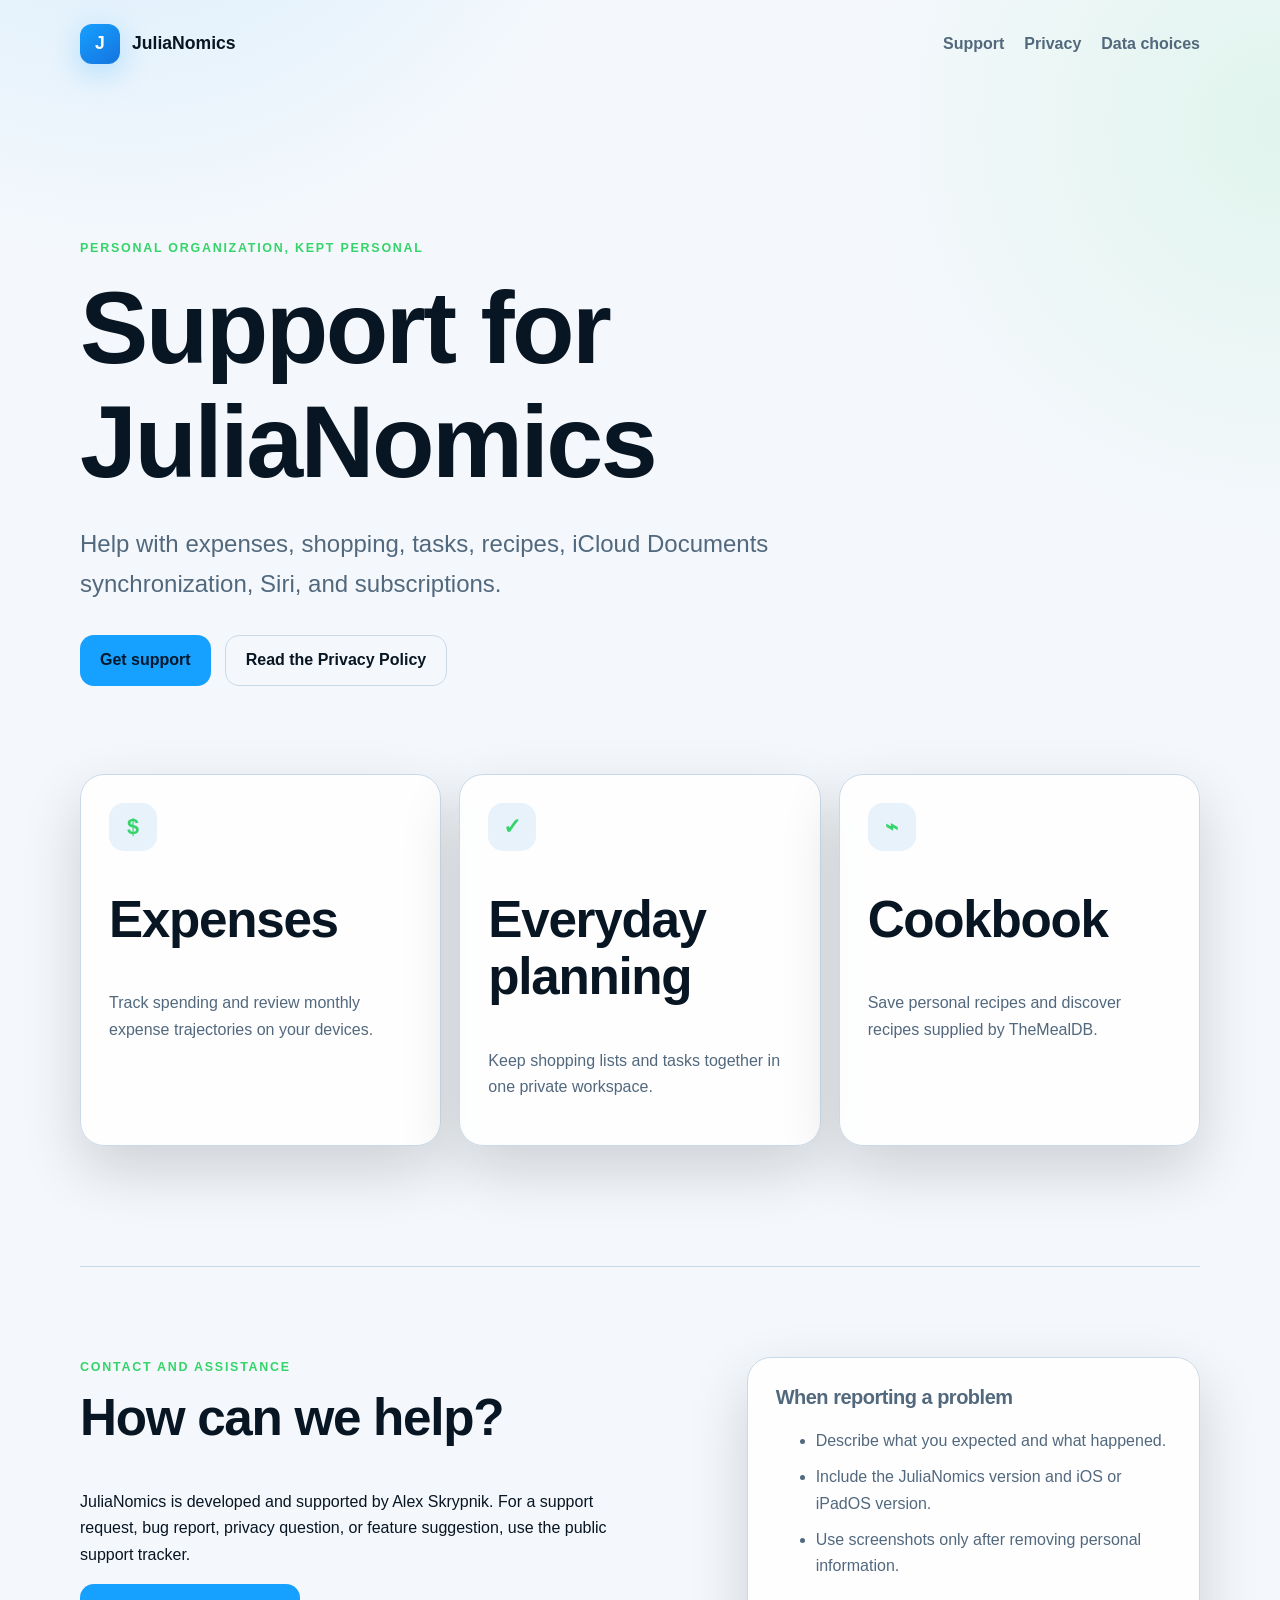
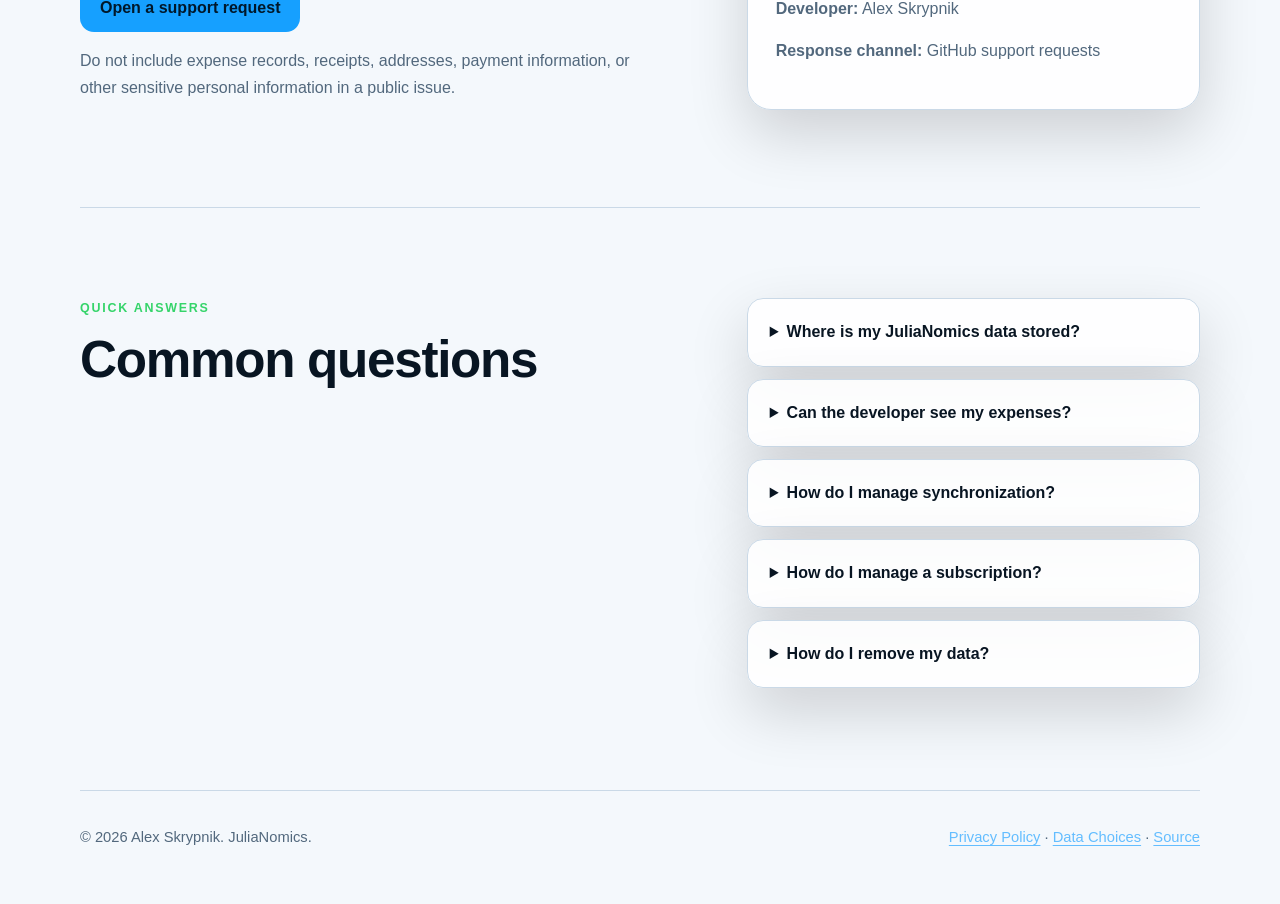
<file: index.html>
<!doctype html>
<html lang="en">
<head>
    <meta charset="utf-8">
    <meta name="viewport" content="width=device-width, initial-scale=1">
    <meta name="description" content="Official support and privacy information for JuliaNomics.">
    <meta name="theme-color" content="#07111f">
    <title>JuliaNomics Support</title>
    <link rel="stylesheet" href="styles.css">
</head>
<body>
    <header class="site-header">
        <a class="brand" href="./" aria-label="JuliaNomics support home">
            <span class="brand-mark" aria-hidden="true">J</span>
            <span>JuliaNomics</span>
        </a>
        <nav aria-label="Primary navigation">
            <a href="#support">Support</a>
            <a href="privacy/">Privacy</a>
            <a href="data-choices/">Data choices</a>
        </nav>
    </header>

    <main>
        <section class="hero">
            <p class="eyebrow">Personal organization, kept personal</p>
            <h1>Support for JuliaNomics</h1>
            <p class="lede">Help with expenses, shopping, tasks, recipes, iCloud Documents synchronization, Siri, and subscriptions.</p>
            <div class="actions">
                <a class="button primary" href="#support">Get support</a>
                <a class="button secondary" href="privacy/">Read the Privacy Policy</a>
            </div>
        </section>

        <section class="card-grid" aria-label="JuliaNomics features">
            <article class="card">
                <span class="icon" aria-hidden="true">$</span>
                <h2>Expenses</h2>
                <p>Track spending and review monthly expense trajectories on your devices.</p>
            </article>
            <article class="card">
                <span class="icon" aria-hidden="true">✓</span>
                <h2>Everyday planning</h2>
                <p>Keep shopping lists and tasks together in one private workspace.</p>
            </article>
            <article class="card">
                <span class="icon" aria-hidden="true">⌁</span>
                <h2>Cookbook</h2>
                <p>Save personal recipes and discover recipes supplied by TheMealDB.</p>
            </article>
        </section>

        <section class="content-section" id="support">
            <div>
                <p class="eyebrow">Contact and assistance</p>
                <h2>How can we help?</h2>
                <p>JuliaNomics is developed and supported by Alex Skrypnik. For a support request, bug report, privacy question, or feature suggestion, use the public support tracker.</p>
                <p><a class="button primary" href="https://github.com/a-skrypnik/julianomics-support/issues/new/choose">Open a support request</a></p>
                <p class="small">Do not include expense records, receipts, addresses, payment information, or other sensitive personal information in a public issue.</p>
            </div>
            <aside class="info-panel" aria-label="Support details">
                <h3>When reporting a problem</h3>
                <ul>
                    <li>Describe what you expected and what happened.</li>
                    <li>Include the JuliaNomics version and iOS or iPadOS version.</li>
                    <li>Use screenshots only after removing personal information.</li>
                </ul>
                <p><strong>Developer:</strong> Alex Skrypnik</p>
                <p><strong>Response channel:</strong> GitHub support requests</p>
            </aside>
        </section>

        <section class="content-section muted">
            <div>
                <p class="eyebrow">Quick answers</p>
                <h2>Common questions</h2>
            </div>
            <div class="faq-list">
                <details>
                    <summary>Where is my JuliaNomics data stored?</summary>
                    <p>JuliaNomics stores its working documents on your device. If you enable iCloud Documents synchronization, eligible documents are also stored in your private iCloud account.</p>
                </details>
                <details>
                    <summary>Can the developer see my expenses?</summary>
                    <p>No. JuliaNomics does not provide the developer with access to your local documents or private iCloud Documents. Please do not post personal records in public support requests.</p>
                </details>
                <details>
                    <summary>How do I manage synchronization?</summary>
                    <p>Open JuliaNomics Settings, then open iCloud Documents Synchronisation. You can review or change the synchronization setting there.</p>
                </details>
                <details>
                    <summary>How do I manage a subscription?</summary>
                    <p>Subscriptions and billing are managed by Apple. Open the App Store account settings on your device and choose Subscriptions.</p>
                </details>
                <details>
                    <summary>How do I remove my data?</summary>
                    <p>See the <a href="data-choices/">Data Choices and Deletion</a> page for device and iCloud guidance.</p>
                </details>
            </div>
        </section>
    </main>

    <footer>
        <p>© 2026 Alex Skrypnik. JuliaNomics.</p>
        <p><a href="privacy/">Privacy Policy</a> · <a href="data-choices/">Data Choices</a> · <a href="https://github.com/a-skrypnik/julianomics-support">Source</a></p>
    </footer>
</body>
</html>
</file>
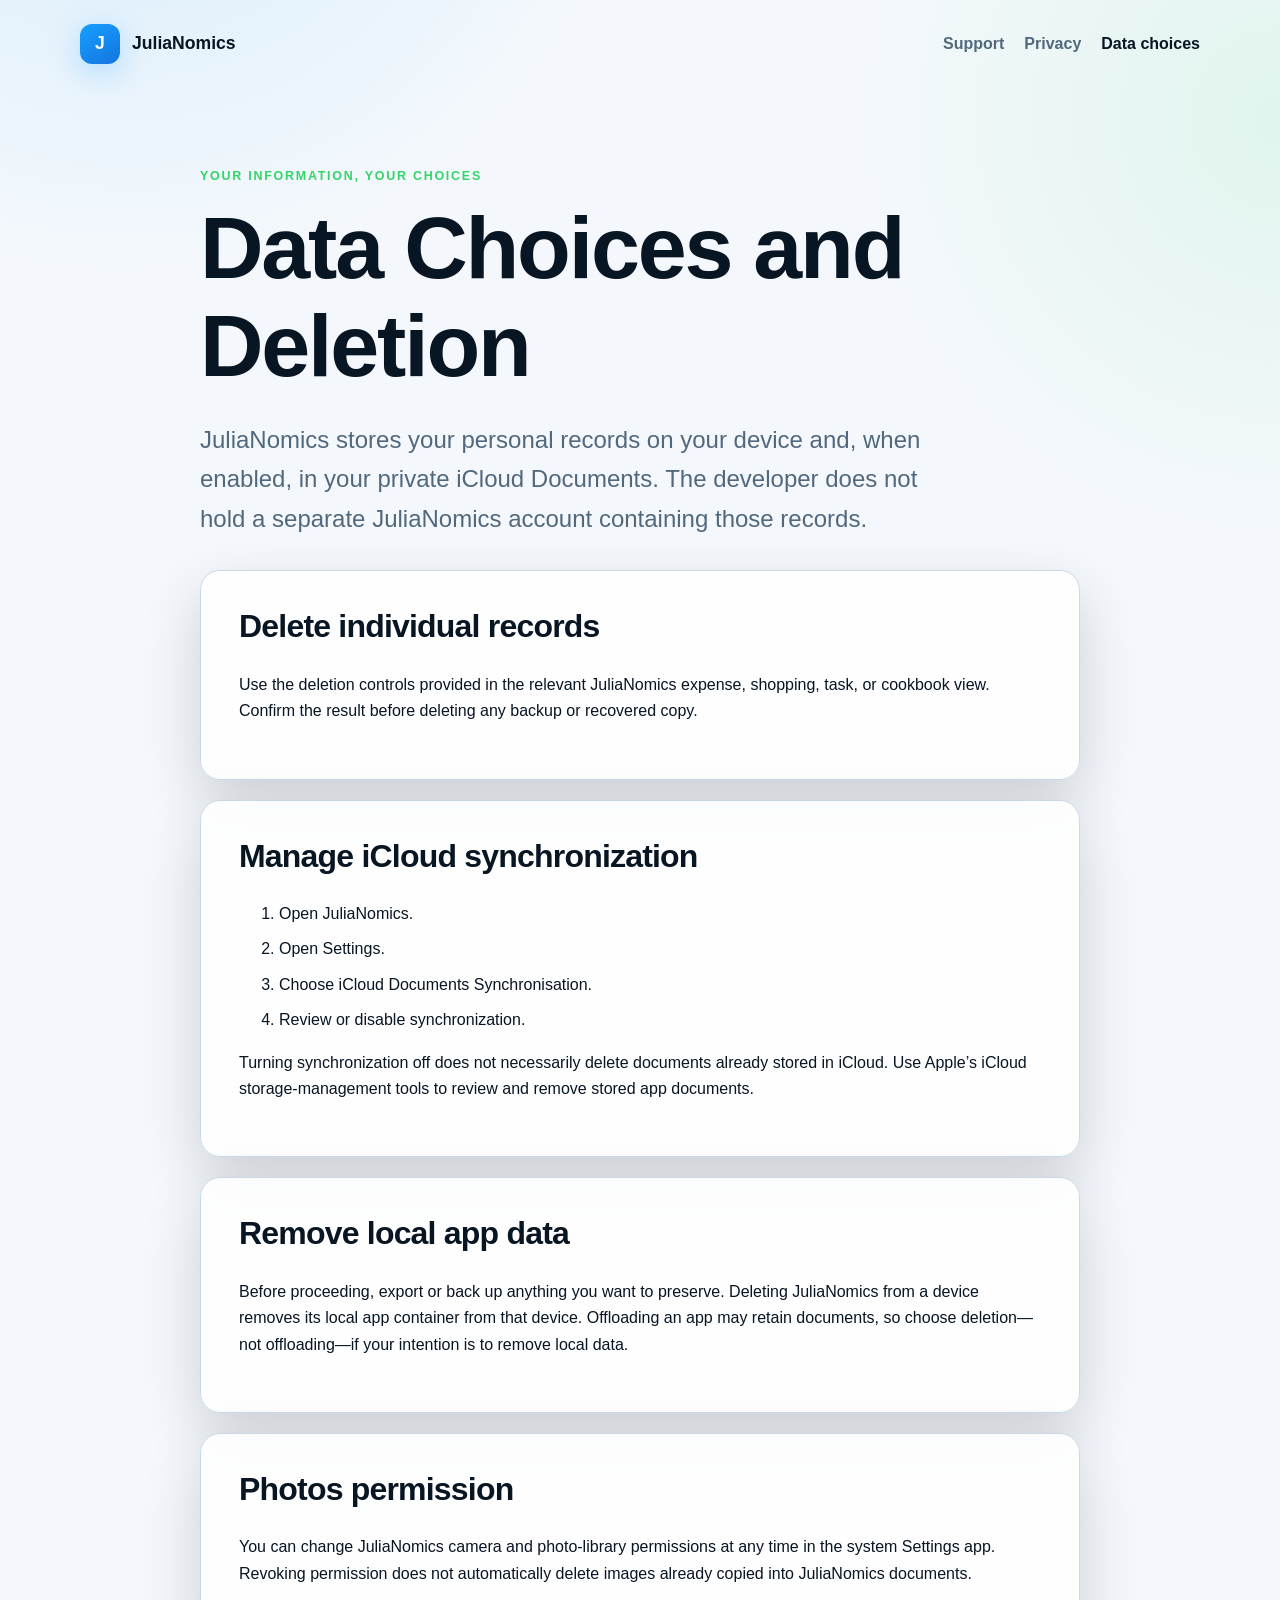
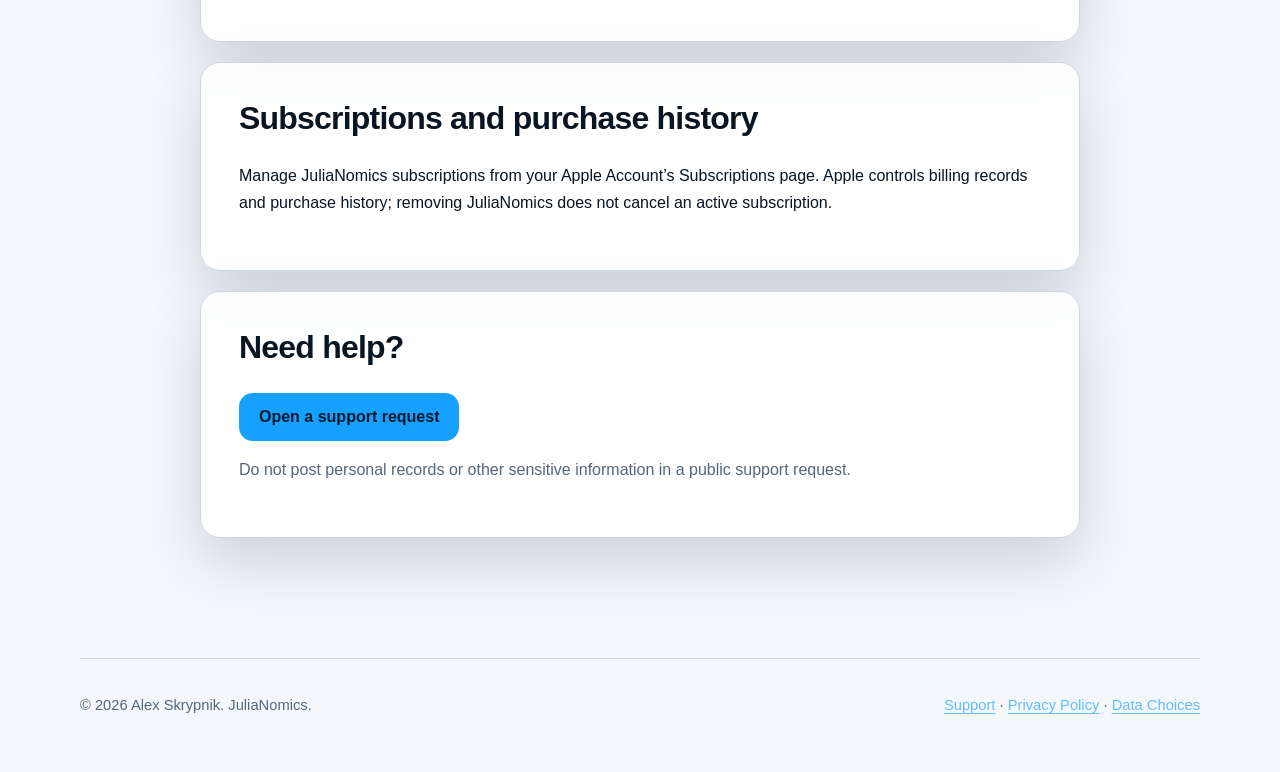
<file: data-choices/index.html>
<!doctype html>
<html lang="en">
<head>
    <meta charset="utf-8">
    <meta name="viewport" content="width=device-width, initial-scale=1">
    <meta name="description" content="Data choices and deletion guidance for JuliaNomics.">
    <meta name="theme-color" content="#07111f">
    <title>Data Choices and Deletion — JuliaNomics</title>
    <link rel="stylesheet" href="../styles.css">
</head>
<body>
    <header class="site-header">
        <a class="brand" href="../" aria-label="JuliaNomics support home">
            <span class="brand-mark" aria-hidden="true">J</span>
            <span>JuliaNomics</span>
        </a>
        <nav aria-label="Primary navigation">
            <a href="../#support">Support</a>
            <a href="../privacy/">Privacy</a>
            <a aria-current="page" href="./">Data choices</a>
        </nav>
    </header>

    <main class="legal-page">
        <p class="eyebrow">Your information, your choices</p>
        <h1>Data Choices and Deletion</h1>
        <p class="lede">JuliaNomics stores your personal records on your device and, when enabled, in your private iCloud Documents. The developer does not hold a separate JuliaNomics account containing those records.</p>

        <section>
            <h2>Delete individual records</h2>
            <p>Use the deletion controls provided in the relevant JuliaNomics expense, shopping, task, or cookbook view. Confirm the result before deleting any backup or recovered copy.</p>
        </section>

        <section>
            <h2>Manage iCloud synchronization</h2>
            <ol>
                <li>Open JuliaNomics.</li>
                <li>Open Settings.</li>
                <li>Choose iCloud Documents Synchronisation.</li>
                <li>Review or disable synchronization.</li>
            </ol>
            <p>Turning synchronization off does not necessarily delete documents already stored in iCloud. Use Apple’s iCloud storage-management tools to review and remove stored app documents.</p>
        </section>

        <section>
            <h2>Remove local app data</h2>
            <p>Before proceeding, export or back up anything you want to preserve. Deleting JuliaNomics from a device removes its local app container from that device. Offloading an app may retain documents, so choose deletion—not offloading—if your intention is to remove local data.</p>
        </section>

        <section>
            <h2>Photos permission</h2>
            <p>You can change JuliaNomics camera and photo-library permissions at any time in the system Settings app. Revoking permission does not automatically delete images already copied into JuliaNomics documents.</p>
        </section>

        <section>
            <h2>Subscriptions and purchase history</h2>
            <p>Manage JuliaNomics subscriptions from your Apple Account’s Subscriptions page. Apple controls billing records and purchase history; removing JuliaNomics does not cancel an active subscription.</p>
        </section>

        <section>
            <h2>Need help?</h2>
            <p><a class="button primary" href="https://github.com/a-skrypnik/julianomics-support/issues/new/choose">Open a support request</a></p>
            <p class="small">Do not post personal records or other sensitive information in a public support request.</p>
        </section>
    </main>

    <footer>
        <p>© 2026 Alex Skrypnik. JuliaNomics.</p>
        <p><a href="../">Support</a> · <a href="../privacy/">Privacy Policy</a> · <a href="./">Data Choices</a></p>
    </footer>
</body>
</html>
</file>
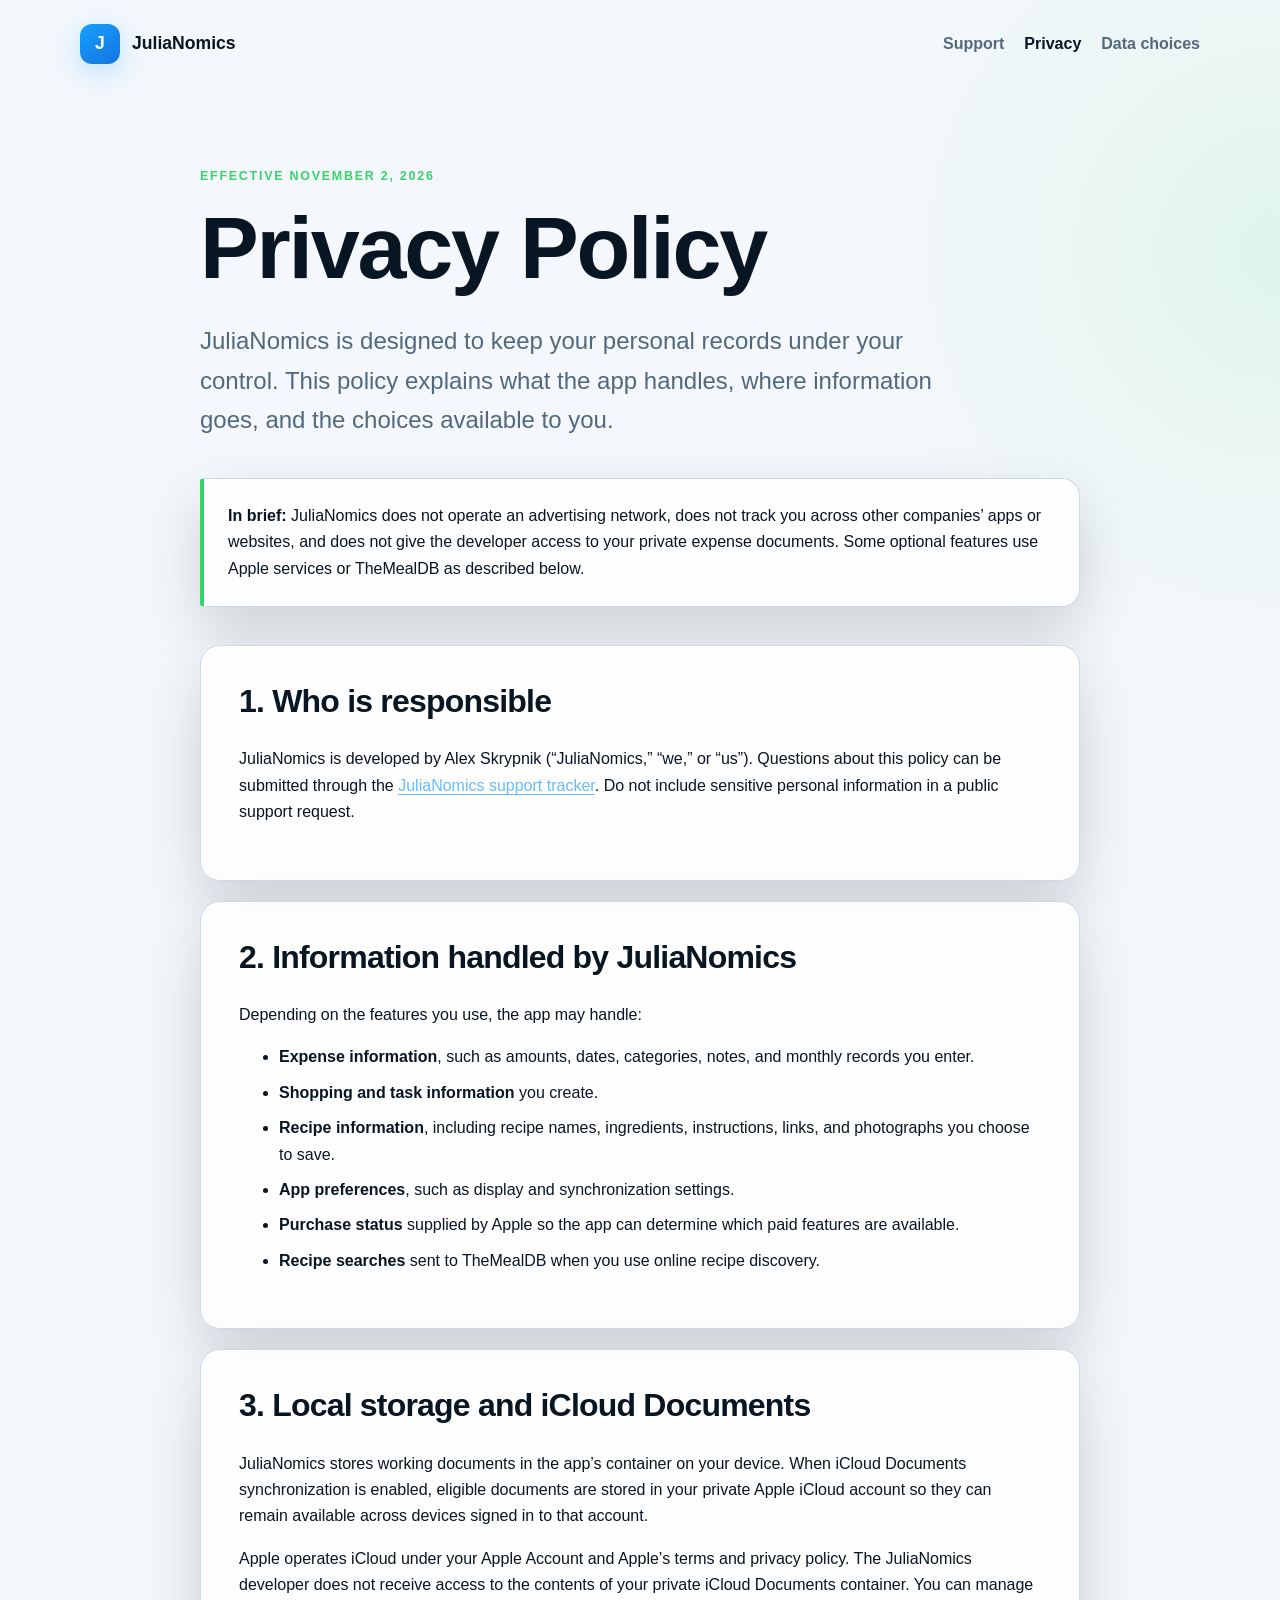
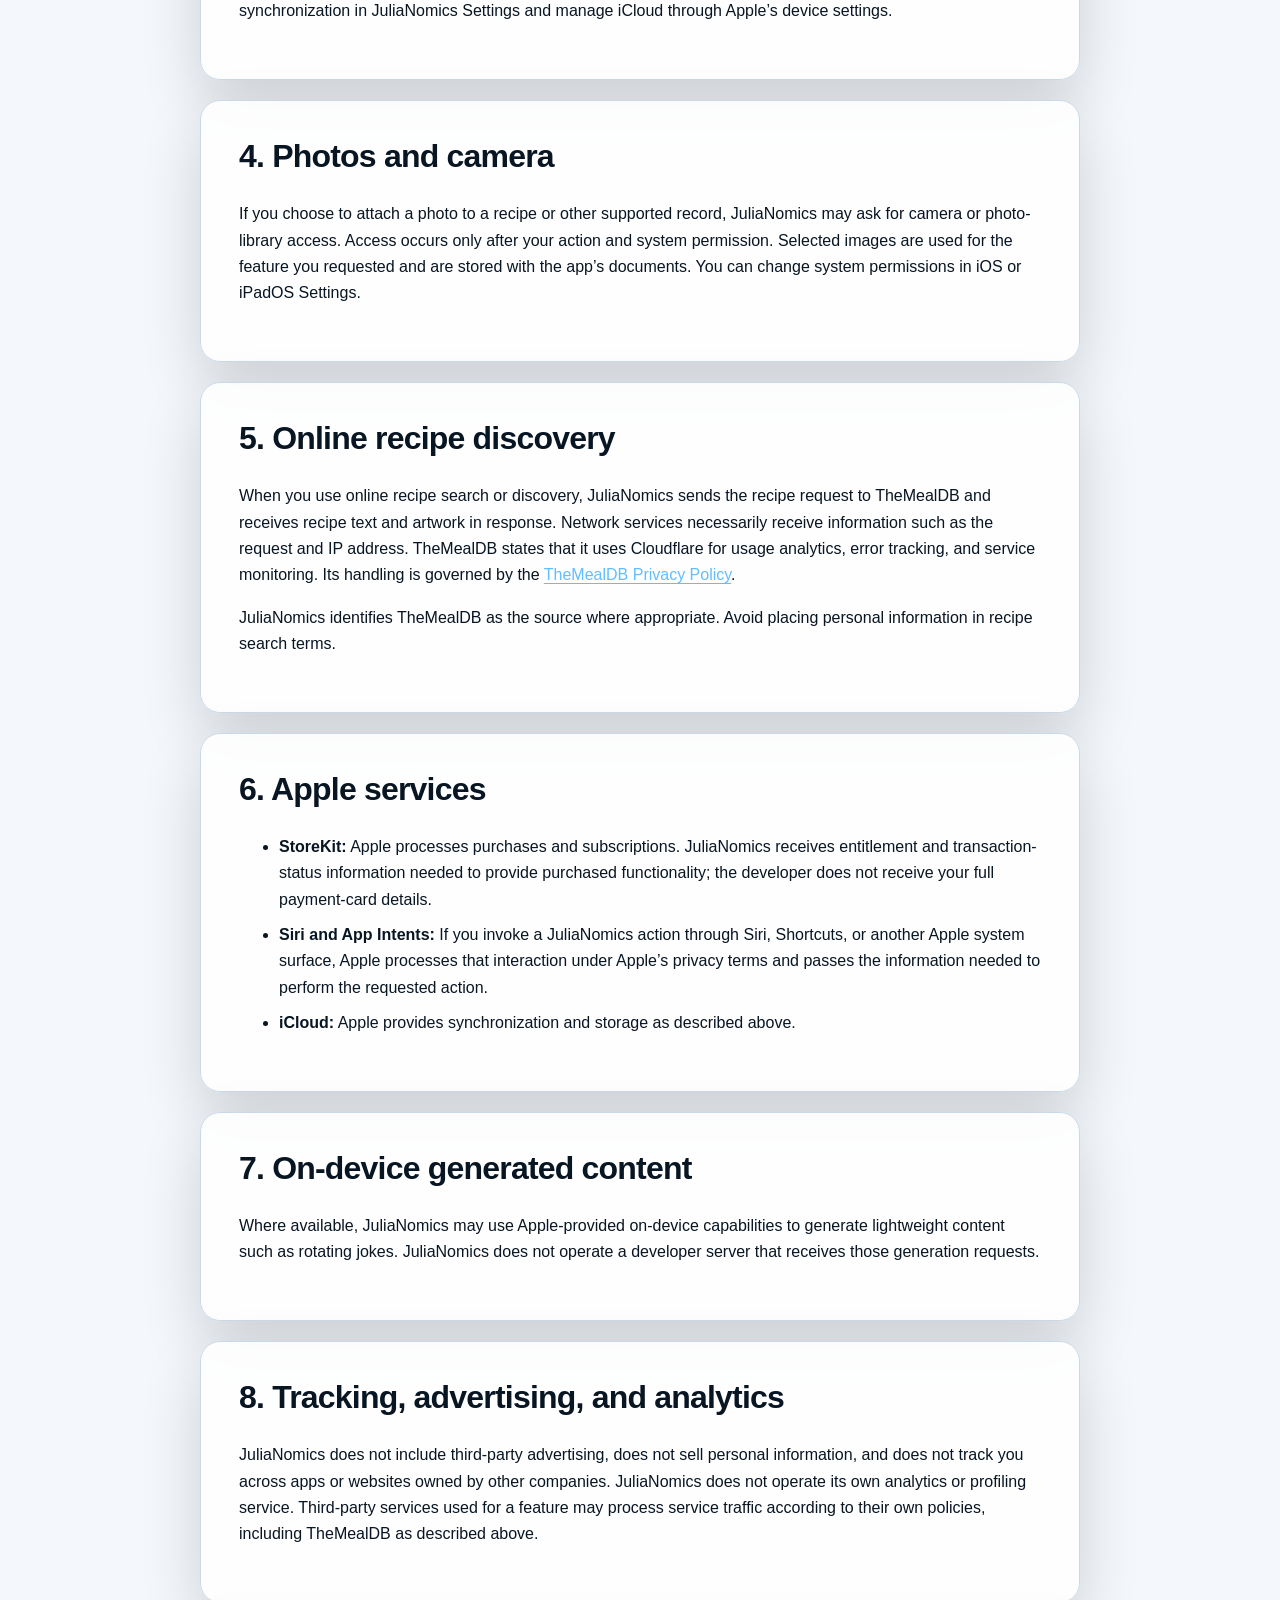
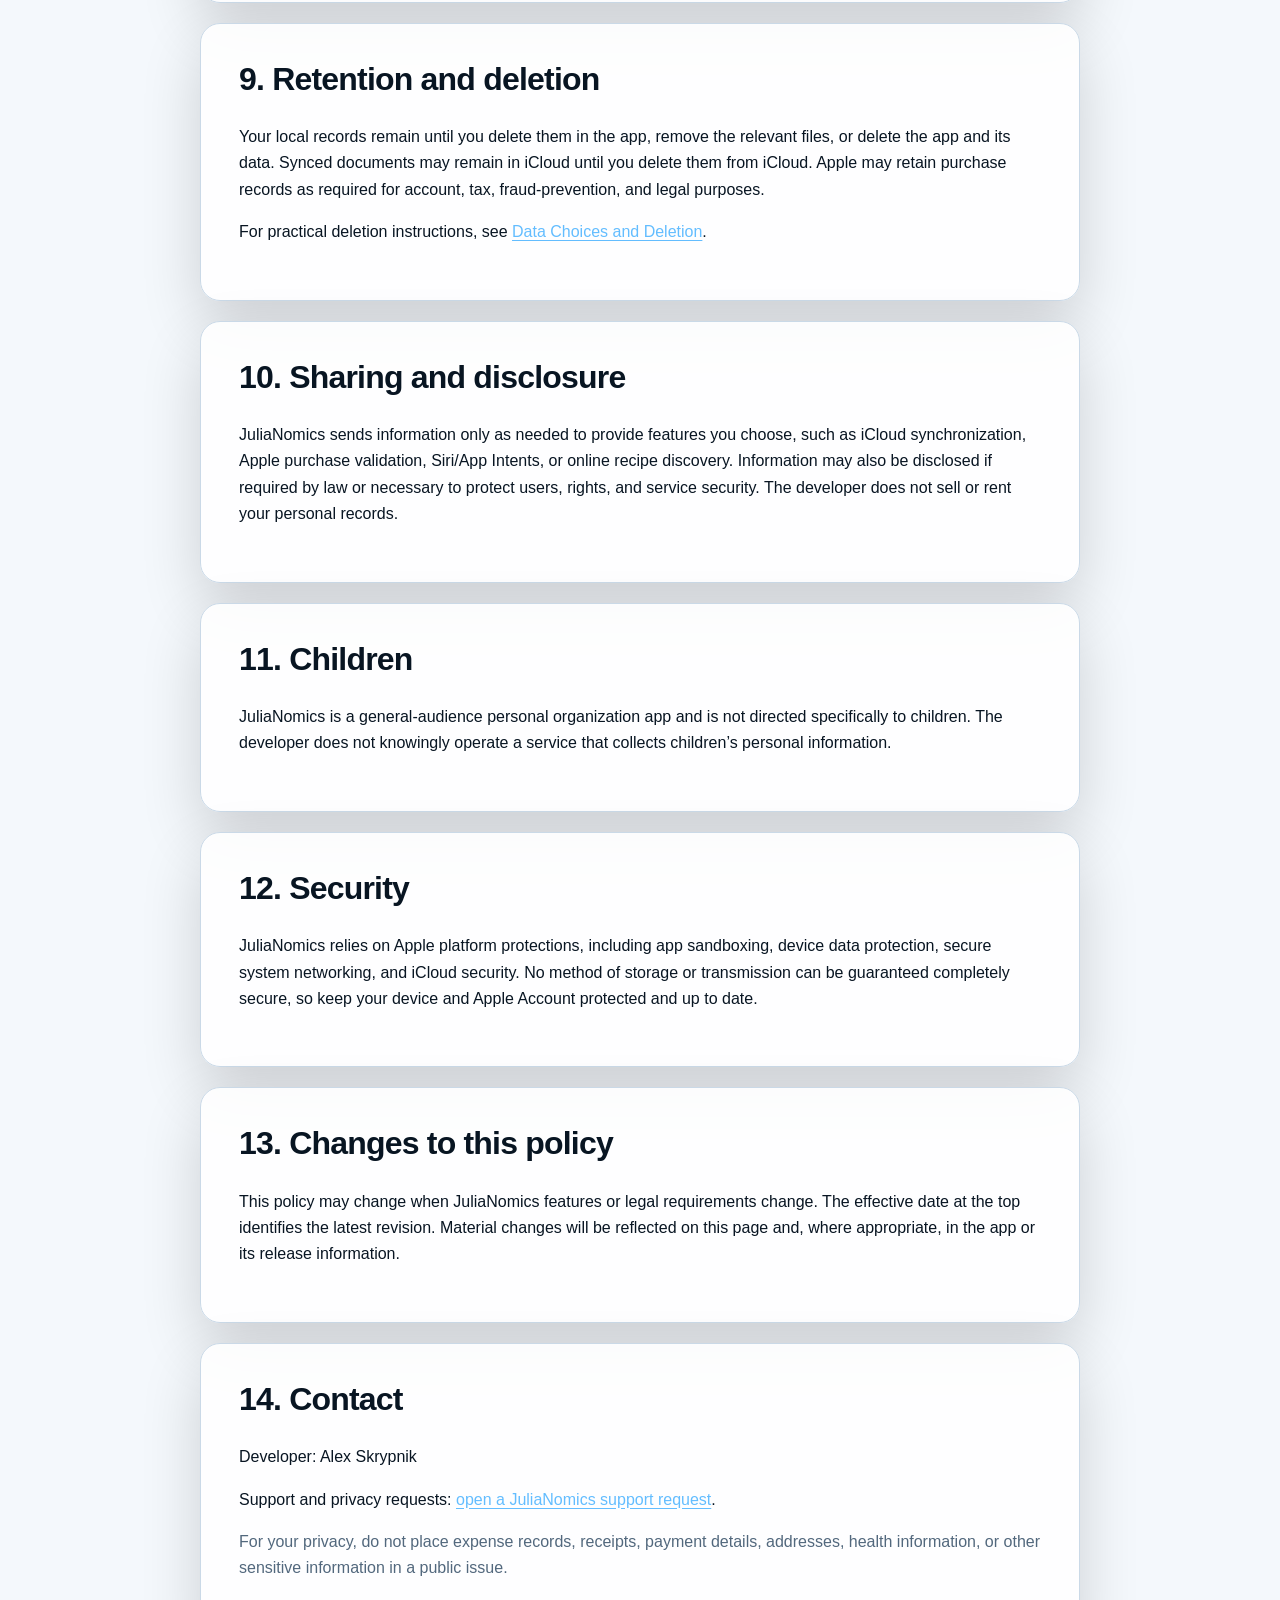
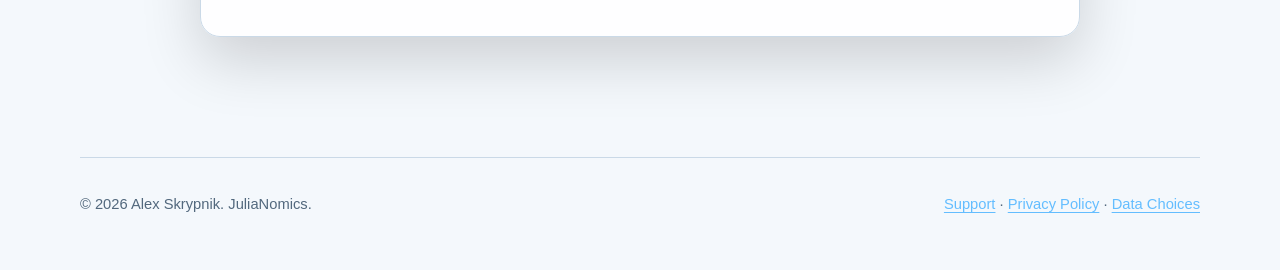
<file: privacy/index.html>
<!doctype html>
<html lang="en">
<head>
    <meta charset="utf-8">
    <meta name="viewport" content="width=device-width, initial-scale=1">
    <meta name="description" content="Privacy Policy for the JuliaNomics app.">
    <meta name="theme-color" content="#07111f">
    <title>Privacy Policy — JuliaNomics</title>
    <link rel="stylesheet" href="../styles.css">
</head>
<body>
    <header class="site-header">
        <a class="brand" href="../" aria-label="JuliaNomics support home">
            <span class="brand-mark" aria-hidden="true">J</span>
            <span>JuliaNomics</span>
        </a>
        <nav aria-label="Primary navigation">
            <a href="../#support">Support</a>
            <a aria-current="page" href="./">Privacy</a>
            <a href="../data-choices/">Data choices</a>
        </nav>
    </header>

    <main class="legal-page">
        <p class="eyebrow">Effective November 2, 2026</p>
        <h1>Privacy Policy</h1>
        <p class="lede">JuliaNomics is designed to keep your personal records under your control. This policy explains what the app handles, where information goes, and the choices available to you.</p>

        <div class="notice">
            <strong>In brief:</strong> JuliaNomics does not operate an advertising network, does not track you across other companies’ apps or websites, and does not give the developer access to your private expense documents. Some optional features use Apple services or TheMealDB as described below.
        </div>

        <section>
            <h2>1. Who is responsible</h2>
            <p>JuliaNomics is developed by Alex Skrypnik (“JuliaNomics,” “we,” or “us”). Questions about this policy can be submitted through the <a href="https://github.com/a-skrypnik/julianomics-support/issues/new/choose">JuliaNomics support tracker</a>. Do not include sensitive personal information in a public support request.</p>
        </section>

        <section>
            <h2>2. Information handled by JuliaNomics</h2>
            <p>Depending on the features you use, the app may handle:</p>
            <ul>
                <li><strong>Expense information</strong>, such as amounts, dates, categories, notes, and monthly records you enter.</li>
                <li><strong>Shopping and task information</strong> you create.</li>
                <li><strong>Recipe information</strong>, including recipe names, ingredients, instructions, links, and photographs you choose to save.</li>
                <li><strong>App preferences</strong>, such as display and synchronization settings.</li>
                <li><strong>Purchase status</strong> supplied by Apple so the app can determine which paid features are available.</li>
                <li><strong>Recipe searches</strong> sent to TheMealDB when you use online recipe discovery.</li>
            </ul>
        </section>

        <section>
            <h2>3. Local storage and iCloud Documents</h2>
            <p>JuliaNomics stores working documents in the app’s container on your device. When iCloud Documents synchronization is enabled, eligible documents are stored in your private Apple iCloud account so they can remain available across devices signed in to that account.</p>
            <p>Apple operates iCloud under your Apple Account and Apple’s terms and privacy policy. The JuliaNomics developer does not receive access to the contents of your private iCloud Documents container. You can manage synchronization in JuliaNomics Settings and manage iCloud through Apple’s device settings.</p>
        </section>

        <section>
            <h2>4. Photos and camera</h2>
            <p>If you choose to attach a photo to a recipe or other supported record, JuliaNomics may ask for camera or photo-library access. Access occurs only after your action and system permission. Selected images are used for the feature you requested and are stored with the app’s documents. You can change system permissions in iOS or iPadOS Settings.</p>
        </section>

        <section>
            <h2>5. Online recipe discovery</h2>
            <p>When you use online recipe search or discovery, JuliaNomics sends the recipe request to TheMealDB and receives recipe text and artwork in response. Network services necessarily receive information such as the request and IP address. TheMealDB states that it uses Cloudflare for usage analytics, error tracking, and service monitoring. Its handling is governed by the <a href="https://www.themealdb.com/privacy_policy.php">TheMealDB Privacy Policy</a>.</p>
            <p>JuliaNomics identifies TheMealDB as the source where appropriate. Avoid placing personal information in recipe search terms.</p>
        </section>

        <section>
            <h2>6. Apple services</h2>
            <ul>
                <li><strong>StoreKit:</strong> Apple processes purchases and subscriptions. JuliaNomics receives entitlement and transaction-status information needed to provide purchased functionality; the developer does not receive your full payment-card details.</li>
                <li><strong>Siri and App Intents:</strong> If you invoke a JuliaNomics action through Siri, Shortcuts, or another Apple system surface, Apple processes that interaction under Apple’s privacy terms and passes the information needed to perform the requested action.</li>
                <li><strong>iCloud:</strong> Apple provides synchronization and storage as described above.</li>
            </ul>
        </section>

        <section>
            <h2>7. On-device generated content</h2>
            <p>Where available, JuliaNomics may use Apple-provided on-device capabilities to generate lightweight content such as rotating jokes. JuliaNomics does not operate a developer server that receives those generation requests.</p>
        </section>

        <section>
            <h2>8. Tracking, advertising, and analytics</h2>
            <p>JuliaNomics does not include third-party advertising, does not sell personal information, and does not track you across apps or websites owned by other companies. JuliaNomics does not operate its own analytics or profiling service. Third-party services used for a feature may process service traffic according to their own policies, including TheMealDB as described above.</p>
        </section>

        <section>
            <h2>9. Retention and deletion</h2>
            <p>Your local records remain until you delete them in the app, remove the relevant files, or delete the app and its data. Synced documents may remain in iCloud until you delete them from iCloud. Apple may retain purchase records as required for account, tax, fraud-prevention, and legal purposes.</p>
            <p>For practical deletion instructions, see <a href="../data-choices/">Data Choices and Deletion</a>.</p>
        </section>

        <section>
            <h2>10. Sharing and disclosure</h2>
            <p>JuliaNomics sends information only as needed to provide features you choose, such as iCloud synchronization, Apple purchase validation, Siri/App Intents, or online recipe discovery. Information may also be disclosed if required by law or necessary to protect users, rights, and service security. The developer does not sell or rent your personal records.</p>
        </section>

        <section>
            <h2>11. Children</h2>
            <p>JuliaNomics is a general-audience personal organization app and is not directed specifically to children. The developer does not knowingly operate a service that collects children’s personal information.</p>
        </section>

        <section>
            <h2>12. Security</h2>
            <p>JuliaNomics relies on Apple platform protections, including app sandboxing, device data protection, secure system networking, and iCloud security. No method of storage or transmission can be guaranteed completely secure, so keep your device and Apple Account protected and up to date.</p>
        </section>

        <section>
            <h2>13. Changes to this policy</h2>
            <p>This policy may change when JuliaNomics features or legal requirements change. The effective date at the top identifies the latest revision. Material changes will be reflected on this page and, where appropriate, in the app or its release information.</p>
        </section>

        <section>
            <h2>14. Contact</h2>
            <p>Developer: Alex Skrypnik</p>
            <p>Support and privacy requests: <a href="https://github.com/a-skrypnik/julianomics-support/issues/new/choose">open a JuliaNomics support request</a>.</p>
            <p class="small">For your privacy, do not place expense records, receipts, payment details, addresses, health information, or other sensitive information in a public issue.</p>
        </section>
    </main>

    <footer>
        <p>© 2026 Alex Skrypnik. JuliaNomics.</p>
        <p><a href="../">Support</a> · <a href="./">Privacy Policy</a> · <a href="../data-choices/">Data Choices</a></p>
    </footer>
</body>
</html>
</file>
<file: styles.css>
:root {
    color-scheme: light dark;
    --background: #07111f;
    --surface: #0d1c2d;
    --surface-soft: #12263b;
    --text: #f5f9ff;
    --muted: #aec0d4;
    --line: #29425d;
    --blue: #16a0ff;
    --green: #35d46a;
    --orange: #ff922f;
    --radius: 24px;
    --max-width: 1120px;
}

* {
    box-sizing: border-box;
}

html {
    scroll-behavior: smooth;
}

body {
    margin: 0;
    background:
        radial-gradient(circle at 10% -10%, rgba(22, 160, 255, 0.22), transparent 32rem),
        radial-gradient(circle at 100% 5%, rgba(53, 212, 106, 0.12), transparent 26rem),
        var(--background);
    color: var(--text);
    font-family: -apple-system, BlinkMacSystemFont, "SF Pro Text", "Segoe UI", sans-serif;
    line-height: 1.65;
}

a {
    color: #63bdff;
    text-underline-offset: 0.2em;
}

a:hover {
    color: #98d4ff;
}

.site-header,
main,
footer {
    width: min(calc(100% - 40px), var(--max-width));
    margin-inline: auto;
}

.site-header {
    display: flex;
    align-items: center;
    justify-content: space-between;
    gap: 24px;
    padding-block: 24px;
}

.brand {
    display: inline-flex;
    align-items: center;
    gap: 12px;
    color: var(--text);
    font-size: 1.1rem;
    font-weight: 750;
    text-decoration: none;
}

.brand-mark {
    display: grid;
    width: 40px;
    height: 40px;
    place-items: center;
    border-radius: 12px;
    background: linear-gradient(145deg, var(--blue), #1474df);
    box-shadow: 0 8px 30px rgba(22, 160, 255, 0.28);
    color: #fff;
}

nav {
    display: flex;
    flex-wrap: wrap;
    gap: 20px;
}

nav a {
    color: var(--muted);
    font-weight: 650;
    text-decoration: none;
}

nav a[aria-current="page"],
nav a:hover {
    color: var(--text);
}

.hero {
    padding: clamp(72px, 12vw, 150px) 0 88px;
    max-width: 880px;
}

.eyebrow {
    margin: 0 0 12px;
    color: var(--green);
    font-size: 0.78rem;
    font-weight: 800;
    letter-spacing: 0.14em;
    text-transform: uppercase;
}

h1,
h2,
h3 {
    margin-top: 0;
    line-height: 1.12;
    letter-spacing: -0.025em;
}

h1 {
    margin-bottom: 22px;
    font-size: clamp(3rem, 8vw, 6.5rem);
}

h2 {
    font-size: clamp(2rem, 4vw, 3.4rem);
}

h3 {
    font-size: 1.25rem;
}

.lede {
    max-width: 760px;
    margin-bottom: 32px;
    color: var(--muted);
    font-size: clamp(1.15rem, 2.2vw, 1.5rem);
}

.actions {
    display: flex;
    flex-wrap: wrap;
    gap: 14px;
}

.button {
    display: inline-flex;
    align-items: center;
    justify-content: center;
    min-height: 48px;
    padding: 11px 20px;
    border-radius: 14px;
    font-weight: 750;
    text-decoration: none;
}

.button.primary {
    background: var(--blue);
    color: #00182b;
}

.button.secondary {
    border: 1px solid var(--line);
    background: rgba(255, 255, 255, 0.04);
    color: var(--text);
}

.card-grid {
    display: grid;
    grid-template-columns: repeat(3, 1fr);
    gap: 18px;
    margin-bottom: 120px;
}

.card,
.info-panel,
.notice,
.legal-page section,
.faq-list details {
    border: 1px solid var(--line);
    background: rgba(13, 28, 45, 0.82);
    box-shadow: 0 24px 60px rgba(0, 0, 0, 0.16);
}

.card {
    padding: 28px;
    border-radius: var(--radius);
}

.card p,
.info-panel,
.small {
    color: var(--muted);
}

.icon {
    display: grid;
    width: 48px;
    height: 48px;
    margin-bottom: 40px;
    place-items: center;
    border-radius: 15px;
    background: var(--surface-soft);
    color: var(--green);
    font-size: 1.35rem;
    font-weight: 800;
}

.content-section {
    display: grid;
    grid-template-columns: minmax(0, 1fr) minmax(280px, 0.8fr);
    gap: clamp(40px, 8vw, 100px);
    align-items: start;
    padding: 90px 0;
    border-top: 1px solid var(--line);
}

.info-panel {
    padding: 28px;
    border-radius: var(--radius);
}

.info-panel li + li {
    margin-top: 10px;
}

.faq-list details {
    margin-bottom: 12px;
    padding: 20px 22px;
    border-radius: 16px;
}

.faq-list summary {
    cursor: pointer;
    color: var(--text);
    font-weight: 750;
}

.faq-list p {
    margin-bottom: 0;
    color: var(--muted);
}

.legal-page {
    max-width: 880px;
    padding: 78px 0 120px;
}

.legal-page h1 {
    font-size: clamp(3rem, 7vw, 5.5rem);
}

.legal-page section {
    margin-top: 20px;
    padding: clamp(24px, 4vw, 38px);
    border-radius: 20px;
}

.legal-page section h2 {
    font-size: clamp(1.45rem, 3vw, 2rem);
}

.legal-page li + li {
    margin-top: 9px;
}

.notice {
    margin: 38px 0;
    padding: 24px;
    border-left: 4px solid var(--green);
    border-radius: 4px 18px 18px 4px;
}

footer {
    display: flex;
    justify-content: space-between;
    gap: 20px;
    padding: 34px 0 54px;
    border-top: 1px solid var(--line);
    color: var(--muted);
    font-size: 0.92rem;
}

footer p {
    margin: 0;
}

@media (max-width: 760px) {
    .site-header,
    footer {
        align-items: flex-start;
        flex-direction: column;
    }

    .site-header {
        padding-bottom: 8px;
    }

    nav {
        gap: 14px;
        font-size: 0.92rem;
    }

    .hero {
        padding-top: 70px;
    }

    .card-grid,
    .content-section {
        grid-template-columns: 1fr;
    }

    .card-grid {
        margin-bottom: 60px;
    }
}

@media (prefers-reduced-motion: reduce) {
    html {
        scroll-behavior: auto;
    }
}

@media (prefers-color-scheme: light) {
    :root {
        --background: #f4f8fc;
        --surface: #ffffff;
        --surface-soft: #e8f2fb;
        --text: #081522;
        --muted: #52687d;
        --line: #cad9e7;
    }

    body {
        background:
            radial-gradient(circle at 10% -10%, rgba(22, 160, 255, 0.14), transparent 32rem),
            radial-gradient(circle at 100% 5%, rgba(53, 212, 106, 0.1), transparent 26rem),
            var(--background);
    }

    .card,
    .info-panel,
    .notice,
    .legal-page section,
    .faq-list details {
        background: rgba(255, 255, 255, 0.9);
    }
}
</file>
